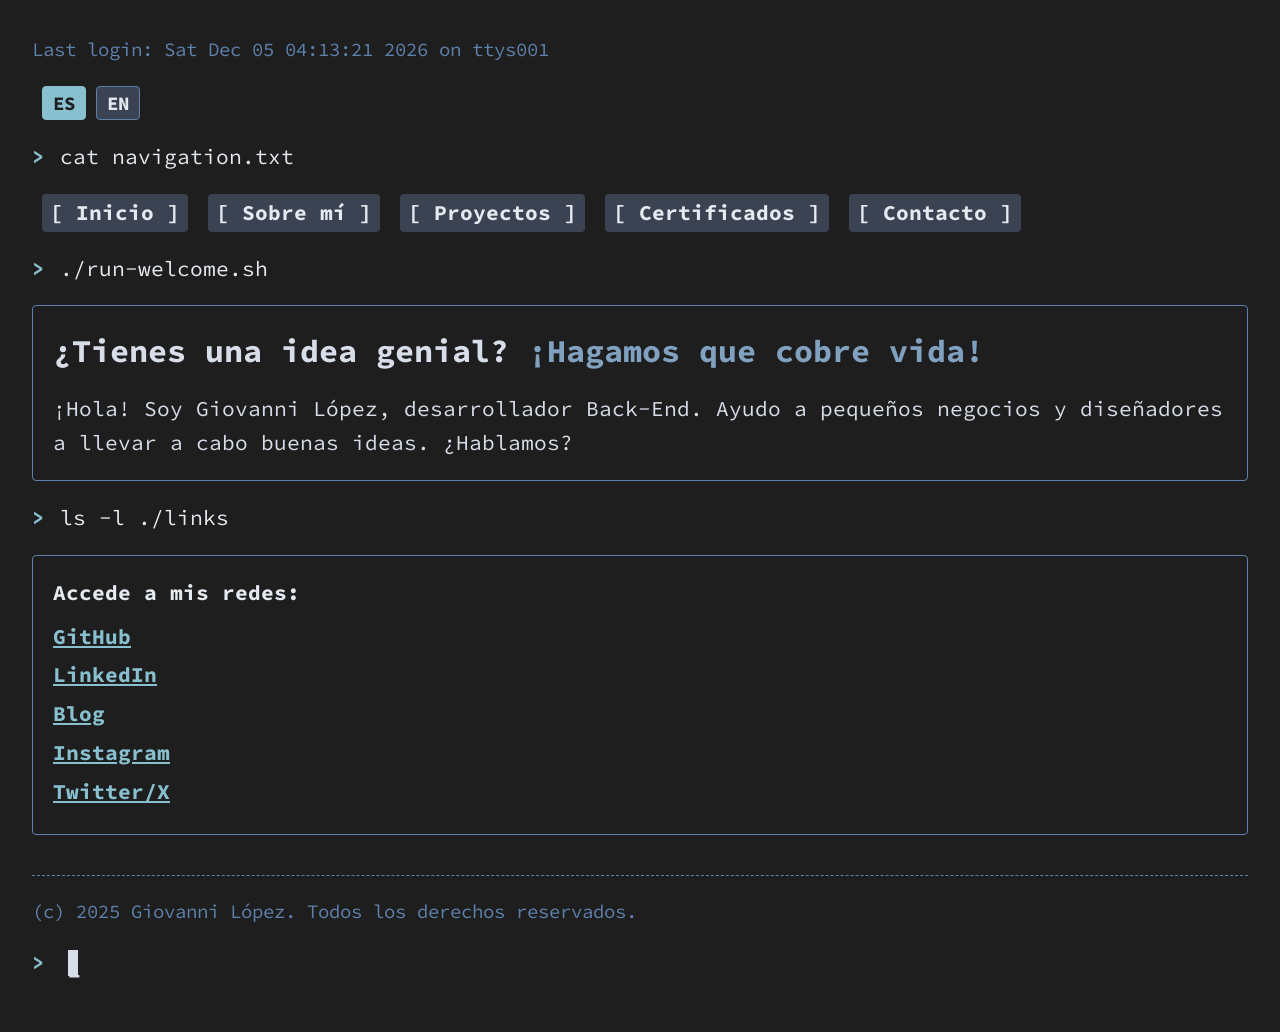
<file: index.html>
<!DOCTYPE html>
<html lang="es-MX">
<head>
    <meta charset="UTF-8">
    <meta name="viewport" content="width=device-width, initial-scale=1.0">
    <title>Portafolio :: Giovanni López</title>
    
    <link rel="preconnect" href="https://fonts.googleapis.com">
    <link rel="preconnect" href="https://fonts.gstatic.com" crossorigin>
    <link href="https://fonts.googleapis.com/css2?family=Source+Code+Pro:wght@400;700&display=swap" rel="stylesheet">

    <link rel="icon" href="img/O.png" type="image/png" sizes="32x32">
    
    <link rel="stylesheet" href="styles/style.css">
</head>
<body data-page="home" data-tty="ttys001">

    <main class="terminal-body">
        
        <div class="terminal-line">
            <span class="terminal-login"></span>
        </div>

        <div class="language-switch" role="group" aria-label="Selector de idioma" data-i18n-aria-label="common.languageLabel">
            <button type="button" class="language-switch__button" data-language-option="es">ES</button>
            <button type="button" class="language-switch__button" data-language-option="en">EN</button>
        </div>

        <div class="terminal-prompt">
            <span class="prompt-symbol">&gt;</span>
            <span class="prompt-command">cat navigation.txt</span>
        </div>
        
        <nav class="terminal-nav">
            <a href="index.html" data-i18n="common.nav.home">[ Inicio ]</a>
            <a href="v2/about.html" data-i18n="common.nav.about">[ Sobre mí ]</a>
            <a href="v2/projects.html" data-i18n="common.nav.projects">[ Proyectos ]</a>
            <a href="v2/certificates.html" data-i18n="common.nav.certificates">[ Certificados ]</a>
            <a href="v2/contact.html" data-i18n="common.nav.contact">[ Contacto ]</a>
        </nav>

        <div class="terminal-prompt">
            <span class="prompt-symbol">&gt;</span>
            <span class="prompt-command">./run-welcome.sh</span>
        </div>
        
        <div class="terminal-box">
            <h1 class="presentacion__contenido__titulo">
                <span data-i18n="home.heroPrefix">¿Tienes una idea genial?</span> <strong class="titulo-destaque" data-i18n="home.heroHighlight">¡Hagamos que cobre vida!</strong>
            </h1>
            <p class="presentacion__contenido__texto" data-i18n="home.intro">
                ¡Hola! Soy Giovanni López, desarrollador Back-End. Ayudo a pequeños negocios y diseñadores a llevar a cabo buenas ideas. ¿Hablamos?
            </p>
        </div>

        <div class="terminal-prompt">
            <span class="prompt-symbol">&gt;</span>
            <span class="prompt-command">ls -l ./links</span>
        </div>

        <div class="terminal-box">
            <h2 class="presentacion__enlaces__subtitulo" data-i18n="home.linksTitle">Accede a mis redes:</h2>
            <ul class="terminal-links">
                <li><a href="https://github.com/Gi0yis">GitHub</a></li>
                <li><a href="https://www.linkedin.com/in/gi0yis/">LinkedIn</a></li>
                <li><a href="https://giotechnoo.blogspot.com/">Blog</a></li>
                <li><a href="https://www.instagram.com/gio_yis?igsh=MTc0NzN3N3lsYjVjNw==">Instagram</a></li>
                <li><a href="https://x.com/Gioyis004?t=0HnqESqpmXsoUG4n-YU-mw&s=09">Twitter/X</a></li>
            </ul>
        </div>
        
        <div class="terminal-output terminal-footer">
            <p data-i18n="common.footer">(c) 2025 Giovanni López. Todos los derechos reservados.</p>
        </div>

        <div class="terminal-prompt terminal-prompt--final">
            <span class="prompt-symbol">&gt;</span>
            <span class="cursor">_</span>
        </div>

    </main>

    <script src="scripts/i18n.js"></script>

</body>
</html>
</file>
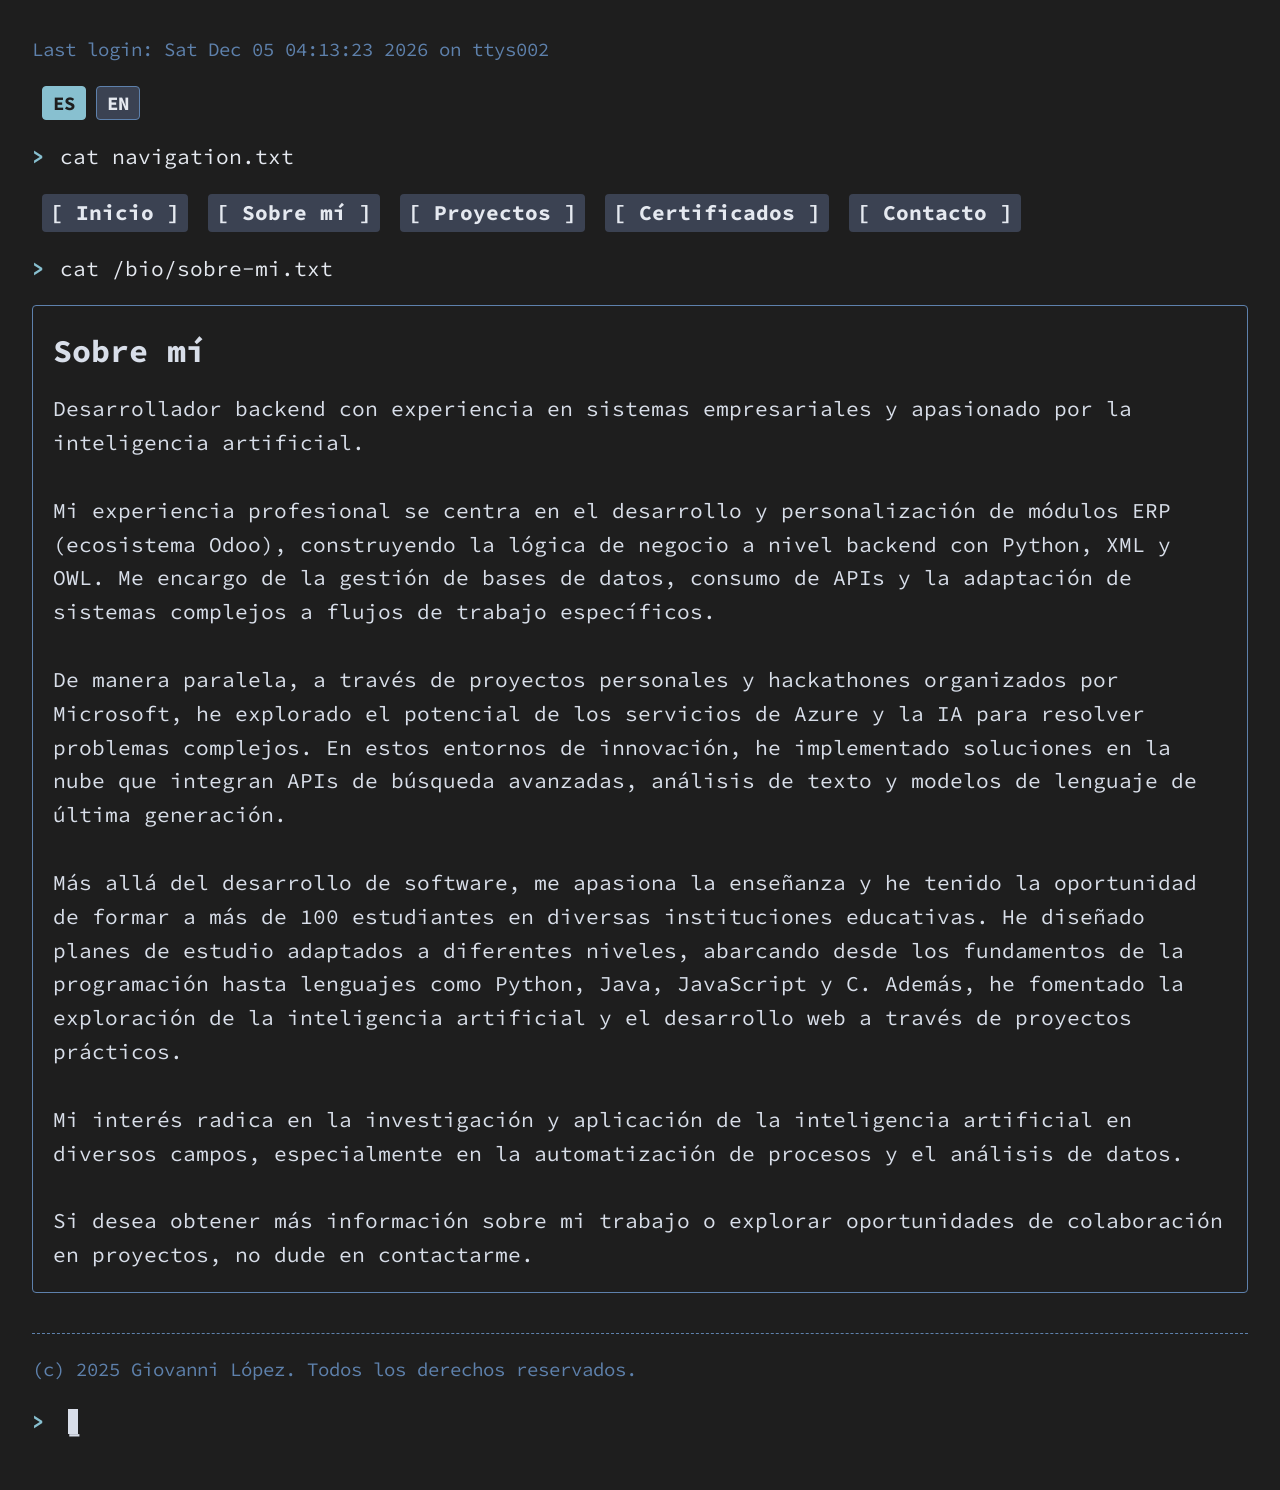
<file: v2/about.html>
<!DOCTYPE html>
<html lang="es-MX">
<head>
    <meta charset="UTF-8">
    <meta name="viewport" content="width=device-width, initial-scale=1.0">
    <title>Sobre mí :: Portafolio</title>
    
    <link rel="preconnect" href="https://fonts.googleapis.com">
    <link rel="preconnect" href="https://fonts.gstatic.com" crossorigin>
    <link href="https://fonts.googleapis.com/css2?family=Source+Code+Pro:wght@400;700&display=swap" rel="stylesheet">

    <link rel="icon" href="../img/O.png" type="image/png" sizes="32x32">
    
    <link rel="stylesheet" href="../styles/style.css">
</head>
<body data-page="about" data-tty="ttys002">

    <main class="terminal-body">
        
        <div class="terminal-line">
            <span class="terminal-login"></span>
        </div>

        <div class="language-switch" role="group" aria-label="Selector de idioma" data-i18n-aria-label="common.languageLabel">
            <button type="button" class="language-switch__button" data-language-option="es">ES</button>
            <button type="button" class="language-switch__button" data-language-option="en">EN</button>
        </div>

        <div class="terminal-prompt">
            <span class="prompt-symbol">&gt;</span>
            <span class="prompt-command">cat navigation.txt</span>
        </div>
        
        <nav class="terminal-nav">
            <a href="../index.html" data-i18n="common.nav.home">[ Inicio ]</a>
            <a href="about.html" data-i18n="common.nav.about">[ Sobre mí ]</a>
            <a href="projects.html" data-i18n="common.nav.projects">[ Proyectos ]</a>
            <a href="certificates.html" data-i18n="common.nav.certificates">[ Certificados ]</a>
            <a href="contact.html" data-i18n="common.nav.contact">[ Contacto ]</a>
        </nav>

        <div class="terminal-prompt">
            <span class="prompt-symbol">&gt;</span>
            <span class="prompt-command">cat /bio/sobre-mi.txt</span>
        </div>
        
        <div class="terminal-box">
            <h1 class="presentacion__contenido__titulo" data-i18n="about.pageTitle">Sobre mí</h1>
            <p class="presentacion__contenido__texto" data-i18n="about.intro">Desarrollador backend con experiencia en sistemas empresariales y apasionado por la inteligencia artificial.</p>
            <br>
            <p class="presentacion__contenido__texto" data-i18n="about.paragraph1">Mi experiencia profesional se centra en el desarrollo y personalización de módulos ERP (ecosistema Odoo), construyendo la lógica de negocio a nivel backend con Python, XML y OWL. Me encargo de la gestión de bases de datos, consumo de APIs y la adaptación de sistemas complejos a flujos de trabajo específicos.</p>
            <br>
            <p class="presentacion__contenido__texto" data-i18n="about.paragraph2">De manera paralela, a través de proyectos personales y Hackathones organizados por Microsoft, he explorado el potencial de los servicios de Azure y la IA para resolver problemas complejos. En estos entornos de innovación, he implementado soluciones en la nube que integran APIs de búsqueda avanzadas, análisis de texto y modelos de lenguaje de última generación.</p>
            <br>
            <p class="presentacion__contenido__texto" data-i18n="about.paragraph3">Más allá del desarrollo de software, me apasiona la enseñanza y he tenido la oportunidad de formar a más de 100 estudiantes en diversas instituciones educativas. He diseñado planes de estudio adaptados a diferentes niveles, abarcando desde los fundamentos de la programación hasta lenguajes como Python, Java, JavaScript y C. Además, he fomentado la exploración de la inteligencia artificial y el desarrollo web a través de proyectos prácticos.</p>
            <br>
            <p class="presentacion__contenido__texto" data-i18n="about.paragraph4">Mi interés radica en la investigación y aplicación de la inteligencia artificial en diversos campos, especialmente en la automatización de procesos y el análisis de datos.</p>
            <br>
            <p class="presentacion__contenido__texto" data-i18n="about.paragraph5">Si desea obtener más información sobre mi trabajo o explorar oportunidades de colaboración en proyectos, no dude en contactarme.</p>
        </div>
        
        <div class="terminal-output terminal-footer">
            <p data-i18n="common.footer">(c) 2025 Giovanni López. Todos los derechos reservados.</p>
        </div>

        <div class="terminal-prompt terminal-prompt--final">
            <span class="prompt-symbol">&gt;</span>
            <span class="cursor">_</span>
        </div>

    </main>

    <script src="../scripts/i18n.js"></script>

</body>
</html>
</file>
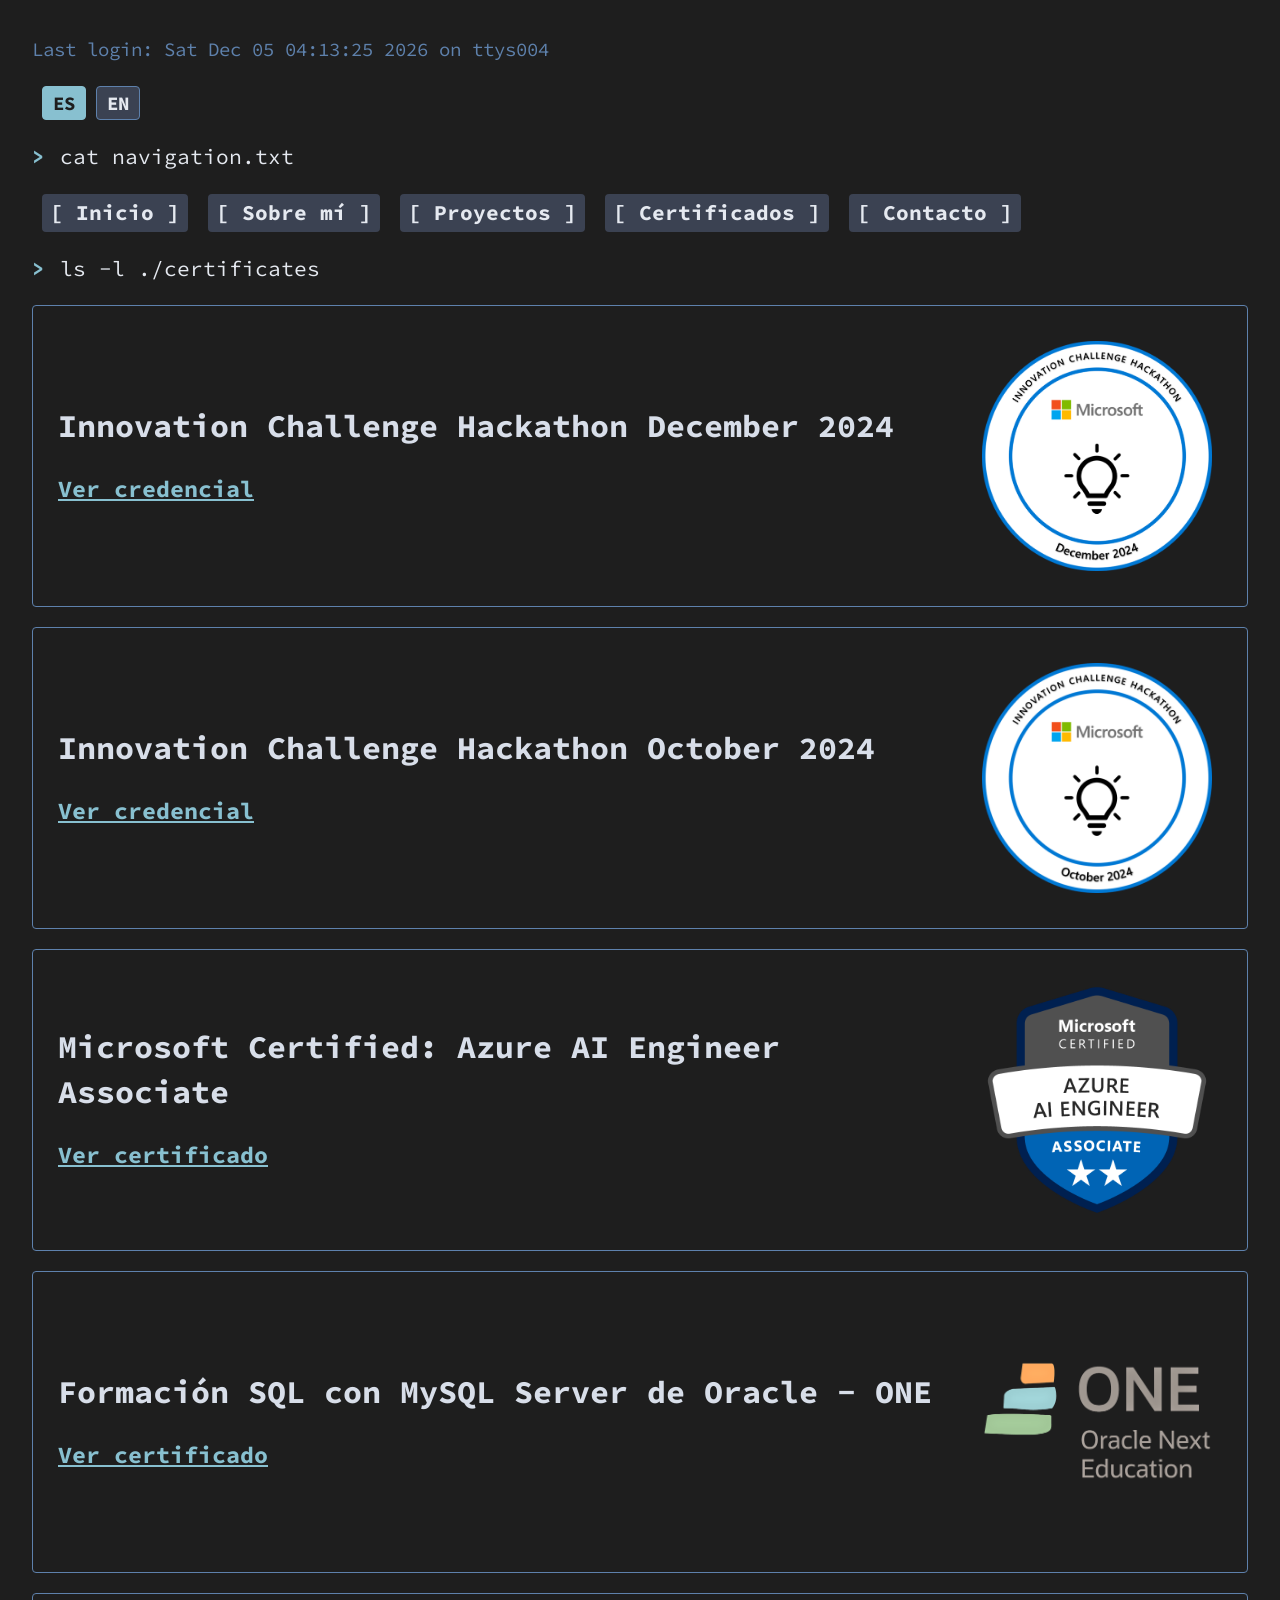
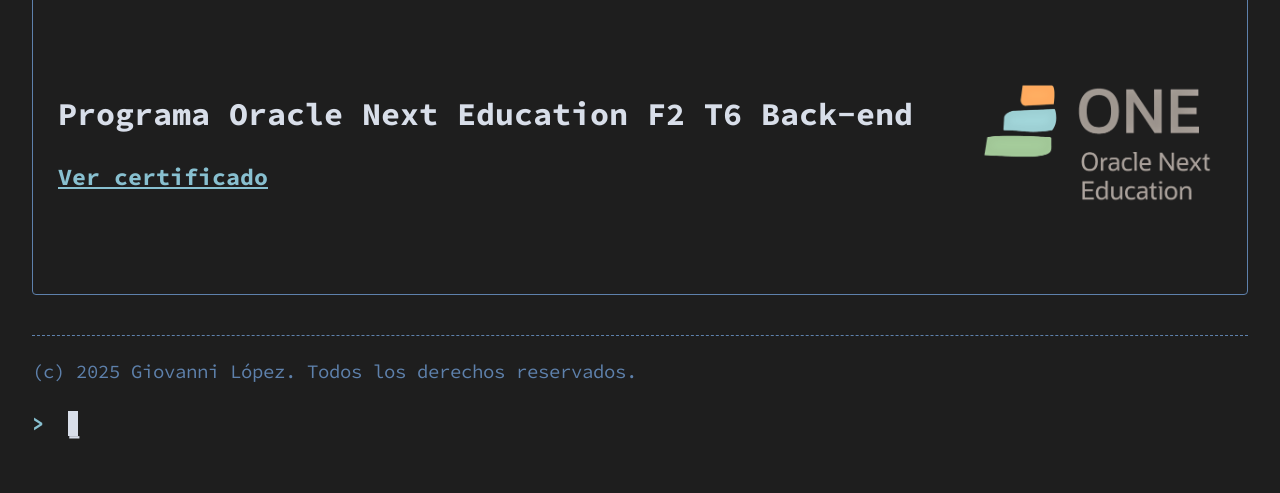
<file: v2/certificates.html>
<!DOCTYPE html>
<html lang="es-MX">
<head>
    <meta charset="UTF-8">
    <meta name="viewport" content="width=device-width, initial-scale=1.0">
    <title>Certificados :: Portafolio</title>

    <link rel="preconnect" href="https://fonts.googleapis.com">
    <link rel="preconnect" href="https://fonts.gstatic.com" crossorigin>
    <link href="https://fonts.googleapis.com/css2?family=Source+Code+Pro:wght@400;700&display=swap" rel="stylesheet">

    <link rel="icon" href="../img/O.png" type="image/png" sizes="32x32">
    <link rel="stylesheet" href="../styles/style.css">
</head>
<body data-page="certificates" data-tty="ttys004">
    <main class="terminal-body">
        <div class="terminal-line">
            <span class="terminal-login"></span>
        </div>

        <div class="language-switch" role="group" aria-label="Selector de idioma" data-i18n-aria-label="common.languageLabel">
            <button type="button" class="language-switch__button" data-language-option="es">ES</button>
            <button type="button" class="language-switch__button" data-language-option="en">EN</button>
        </div>

        <div class="terminal-prompt">
            <span class="prompt-symbol">&gt;</span>
            <span class="prompt-command">cat navigation.txt</span>
        </div>

        <nav class="terminal-nav">
            <a href="../index.html" data-i18n="common.nav.home">[ Inicio ]</a>
            <a href="about.html" data-i18n="common.nav.about">[ Sobre mí ]</a>
            <a href="projects.html" data-i18n="common.nav.projects">[ Proyectos ]</a>
            <a href="certificates.html" data-i18n="common.nav.certificates">[ Certificados ]</a>
            <a href="contact.html" data-i18n="common.nav.contact">[ Contacto ]</a>
        </nav>

        <div class="terminal-prompt">
            <span class="prompt-symbol">&gt;</span>
            <span class="prompt-command">ls -l ./certificates</span>
        </div>

        <div class="terminal-box cert-box">
            <div class="cert-box__contenido">
                <h2 class="cert-box__titulo" data-i18n="certificates.innovationDecemberTitle">Innovation Challenge Hackathon December 2024</h2>
                <a class="cert-box__link" href="https://www.credly.com/badges/75c6e104-07d6-4e44-b147-7f65462f63c9/linked_in_profile" data-i18n="common.actions.credential">Ver credencial</a>
            </div>
            <img class="cert-box__imagen" src="../assets/innovation-challenge-hackathon-december-2024.png" alt="Badge de Innovation Challenge Hackathon December 2024" data-i18n-alt="certificates.innovationDecemberAlt">
        </div>

        <div class="terminal-box cert-box cert-box--invertido">
            <img class="cert-box__imagen" src="../assets/innovation-challenge-hackathon-october-2024.png" alt="Badge de Innovation Challenge Hackathon October 2024" data-i18n-alt="certificates.innovationOctoberAlt">
            <div class="cert-box__contenido">
                <h2 class="cert-box__titulo" data-i18n="certificates.innovationOctoberTitle">Innovation Challenge Hackathon October 2024</h2>
                <a class="cert-box__link" href="https://www.credly.com/badges/7b33b428-1a83-49be-b673-46e66ebcba86/linked_in_profile" data-i18n="common.actions.credential">Ver credencial</a>
            </div>
        </div>

        <div class="terminal-box cert-box">
            <div class="cert-box__contenido">
                <h2 class="cert-box__titulo" data-i18n="certificates.azureAiTitle">Microsoft Certified: Azure AI Engineer Associate</h2>
                <a class="cert-box__link" href="https://learn.microsoft.com/api/credentials/share/en-us/gi0yis/1B6AB72E395F76C0?sharingId=9D0EE01F0D7920D6" data-i18n="common.actions.certificate">Ver certificado</a>
            </div>
            <img class="cert-box__imagen" src="../assets/ai-102.webp" alt="Logo de la certificación Microsoft Azure AI Engineer Associate" data-i18n-alt="certificates.azureAiAlt">
        </div>

        <div class="terminal-box cert-box cert-box--invertido">
            <img class="cert-box__imagen" src="../assets/logo-one.png" alt="Logo del programa Oracle Next Education" data-i18n-alt="certificates.oracleOneAlt">
            <div class="cert-box__contenido">
                <h2 class="cert-box__titulo" data-i18n="certificates.oracleOneTitle">Formación SQL con MySQL Server de Oracle - ONE</h2>
                <a class="cert-box__link" href="https://app.aluracursos.com/degree/certificate/1e8c53a2-c41f-4218-8fe8-b4131d814d5e?lang" data-i18n="common.actions.certificate">Ver certificado</a>
            </div>
        </div>

        <div class="terminal-box cert-box">
            <div class="cert-box__contenido">
                <h2 class="cert-box__titulo" data-i18n="certificates.oracleBackEndTitle">Programa Oracle Next Education F2 T6 Back-end</h2>
                <a class="cert-box__link" href="https://app.aluracursos.com/program/certificate/3e9e9eb3-79cb-47f2-8ae9-3bb0de53ec1a?lang" data-i18n="common.actions.certificate">Ver certificado</a>
            </div>
            <img class="cert-box__imagen" src="../assets/logo-one.png" alt="Logo del programa Oracle Next Education" data-i18n-alt="certificates.oracleBackEndAlt">
        </div>

        <div class="terminal-output terminal-footer">
            <p data-i18n="common.footer">(c) 2025 Giovanni López. Todos los derechos reservados.</p>
        </div>

        <div class="terminal-prompt terminal-prompt--final">
            <span class="prompt-symbol">&gt;</span>
            <span class="cursor">_</span>
        </div>
    </main>

    <script src="../scripts/i18n.js"></script>
</body>
</html>
</file>
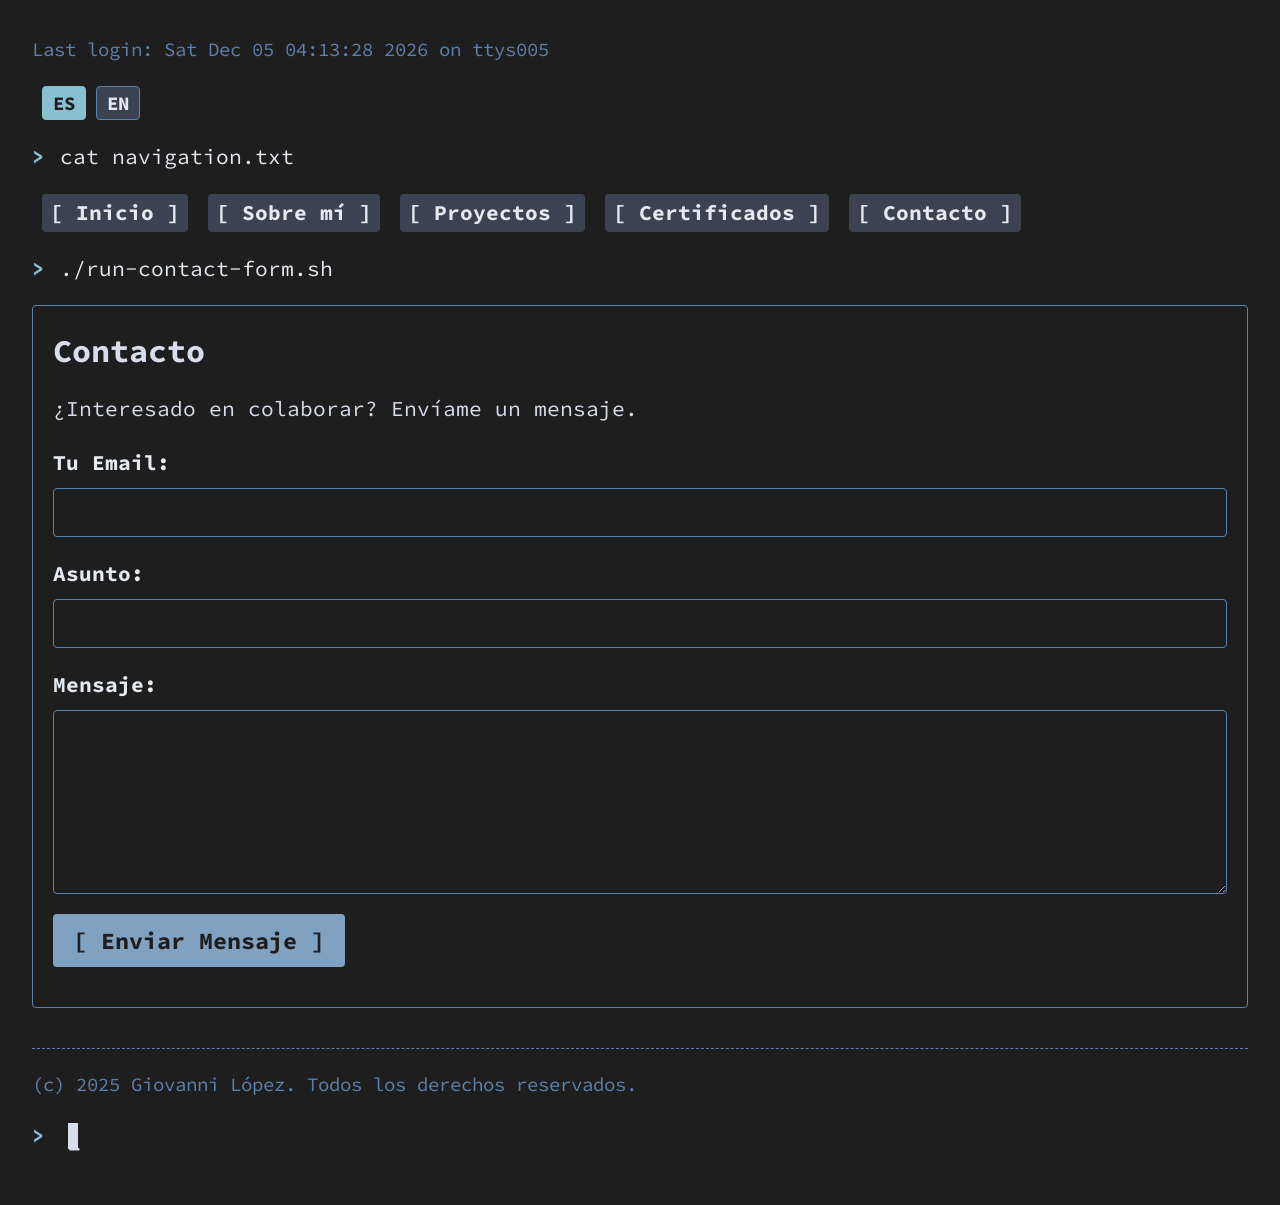
<file: v2/contact.html>
<!DOCTYPE html>
<html lang="es-MX">
<head>
    <meta charset="UTF-8">
    <meta name="viewport" content="width=device-width, initial-scale=1.0">
    <title>Contacto :: Portafolio</title>

    <link rel="preconnect" href="https://fonts.googleapis.com">
    <link rel="preconnect" href="https://fonts.gstatic.com" crossorigin>
    <link href="https://fonts.googleapis.com/css2?family=Source+Code+Pro:wght@400;700&display=swap" rel="stylesheet">

    <link rel="icon" href="../img/O.png" type="image/png" sizes="32x32">
    <link rel="stylesheet" href="../styles/style.css">
</head>
<body data-page="contact" data-tty="ttys005">
    <main class="terminal-body">
        <div class="terminal-line">
            <span class="terminal-login"></span>
        </div>

        <div class="language-switch" role="group" aria-label="Selector de idioma" data-i18n-aria-label="common.languageLabel">
            <button type="button" class="language-switch__button" data-language-option="es">ES</button>
            <button type="button" class="language-switch__button" data-language-option="en">EN</button>
        </div>

        <div class="terminal-prompt">
            <span class="prompt-symbol">&gt;</span>
            <span class="prompt-command">cat navigation.txt</span>
        </div>

        <nav class="terminal-nav">
            <a href="../index.html" data-i18n="common.nav.home">[ Inicio ]</a>
            <a href="about.html" data-i18n="common.nav.about">[ Sobre mí ]</a>
            <a href="projects.html" data-i18n="common.nav.projects">[ Proyectos ]</a>
            <a href="certificates.html" data-i18n="common.nav.certificates">[ Certificados ]</a>
            <a href="contact.html" data-i18n="common.nav.contact">[ Contacto ]</a>
        </nav>

        <div class="terminal-prompt">
            <span class="prompt-symbol">&gt;</span>
            <span class="prompt-command">./run-contact-form.sh</span>
        </div>

        <div class="terminal-box terminal-form-box">
            <h1 class="presentacion__contenido__titulo" data-i18n="contact.pageTitle">Contacto</h1>
            <p class="presentacion__contenido__texto" data-i18n="contact.intro">¿Interesado en colaborar? Envíame un mensaje.</p>

            <form id="contact-form" class="terminal-form" action="https://formspree.io/f/mldoqkrq" method="POST">
                <div class="form-group">
                    <label class="form-label" for="email" data-i18n="contact.email">Tu Email:</label>
                    <input class="form-input" type="email" id="email" name="email" required>
                </div>

                <div class="form-group">
                    <label class="form-label" for="subject" data-i18n="contact.subject">Asunto:</label>
                    <input class="form-input" type="text" id="subject" name="subject" required>
                </div>

                <div class="form-group">
                    <label class="form-label" for="message" data-i18n="contact.message">Mensaje:</label>
                    <textarea class="form-textarea" id="message" name="message" rows="6" required></textarea>
                </div>

                <div class="form-group">
                    <button type="submit" class="form-submit" data-i18n="contact.submit">[ Enviar Mensaje ]</button>
                </div>
            </form>

            <p id="form-status" class="form-status"></p>
        </div>

        <div class="terminal-output terminal-footer">
            <p data-i18n="common.footer">(c) 2025 Giovanni López. Todos los derechos reservados.</p>
        </div>

        <div class="terminal-prompt terminal-prompt--final">
            <span class="prompt-symbol">&gt;</span>
            <span class="cursor">_</span>
        </div>
    </main>

    <script src="../scripts/i18n.js"></script>
</body>
</html>
</file>
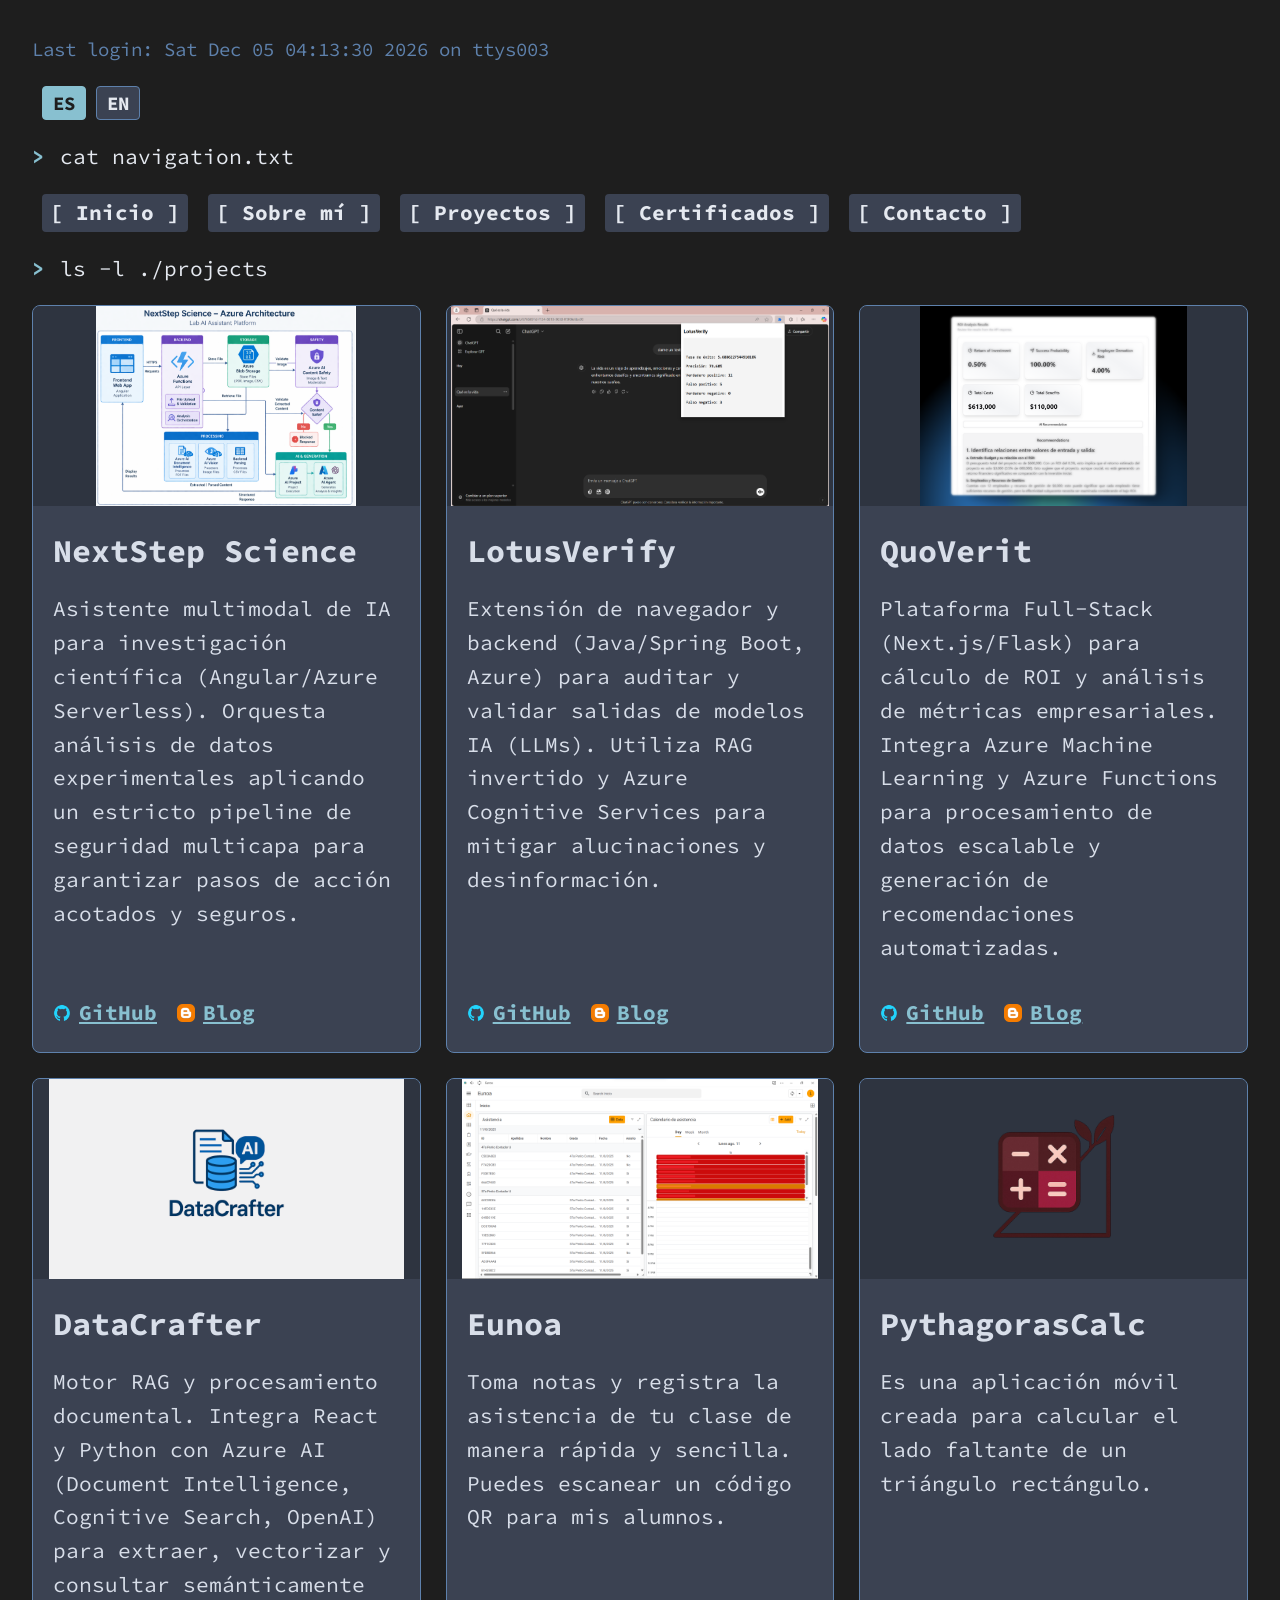
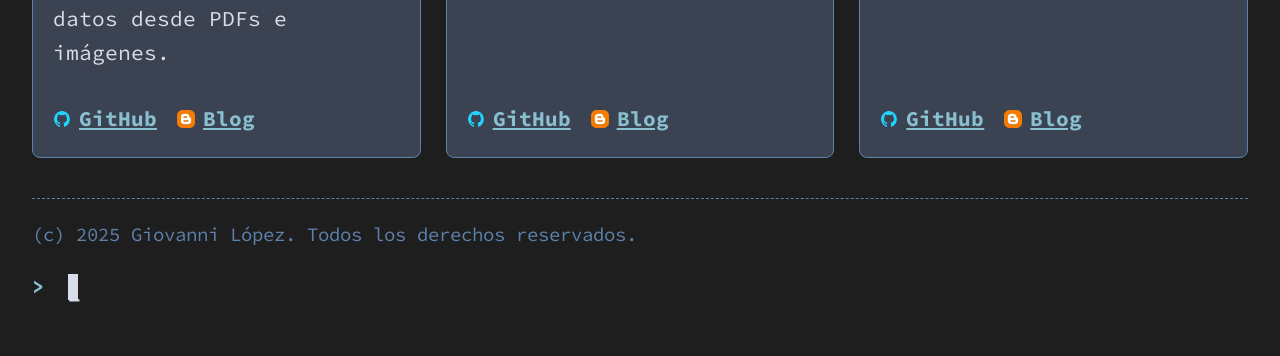
<file: v2/projects.html>
<!DOCTYPE html>
<html lang="es-MX">
<head>
    <meta charset="UTF-8">
    <meta name="viewport" content="width=device-width, initial-scale=1.0">
    <title>Proyectos :: Portafolio</title>

    <link rel="preconnect" href="https://fonts.googleapis.com">
    <link rel="preconnect" href="https://fonts.gstatic.com" crossorigin>
    <link href="https://fonts.googleapis.com/css2?family=Source+Code+Pro:wght@400;700&display=swap" rel="stylesheet">

    <link rel="icon" href="../img/O.png" type="image/png" sizes="32x32">
    <link rel="stylesheet" href="../styles/style.css">
</head>
<body data-page="projects" data-tty="ttys003">
    <main class="terminal-body">
        <div class="terminal-line">
            <span class="terminal-login"></span>
        </div>

        <div class="language-switch" role="group" aria-label="Selector de idioma" data-i18n-aria-label="common.languageLabel">
            <button type="button" class="language-switch__button" data-language-option="es">ES</button>
            <button type="button" class="language-switch__button" data-language-option="en">EN</button>
        </div>

        <div class="terminal-prompt">
            <span class="prompt-symbol">&gt;</span>
            <span class="prompt-command">cat navigation.txt</span>
        </div>

        <nav class="terminal-nav">
            <a href="../index.html" data-i18n="common.nav.home">[ Inicio ]</a>
            <a href="about.html" data-i18n="common.nav.about">[ Sobre mí ]</a>
            <a href="projects.html" data-i18n="common.nav.projects">[ Proyectos ]</a>
            <a href="certificates.html" data-i18n="common.nav.certificates">[ Certificados ]</a>
            <a href="contact.html" data-i18n="common.nav.contact">[ Contacto ]</a>
        </nav>

        <div class="terminal-prompt">
            <span class="prompt-symbol">&gt;</span>
            <span class="prompt-command">ls -l ./projects</span>
        </div>

        <section class="proyectos-grid">
            <article class="proyecto-card">
                <img class="proyecto-card__imagen" src="../assets/nextstep_architecture.png" alt="Imagen de la arquitectura de NextStep Science" data-i18n-alt="projects.nextstep.alt">
                <div class="proyecto-card__contenido">
                    <h2 class="proyecto-card__titulo">NextStep Science</h2>
                    <p class="proyecto-card__texto" data-i18n="projects.nextstep.description">Asistente multimodal de IA para investigación científica (Angular/Azure Serverless). Orquesta análisis de datos experimentales aplicando un estricto pipeline de seguridad multicapa para garantizar pasos de acción acotados y seguros.</p>
                    <div class="proyecto-card__enlaces">
                        <a class="proyecto-card__link" href="https://github.com/sabinaixchelgm/NextStep-Science"><img src="../assets/github.png" alt="github icon"> <span data-i18n="common.actions.github">GitHub</span></a>
                        <a class="proyecto-card__link" href="https://giotechnoo.blogspot.com/"><img src="../assets/logo-blogger.png" alt="blogger icon"> <span data-i18n="common.actions.blog">Blog</span></a>
                    </div>
                </div>
            </article>

            <article class="proyecto-card">
                <img class="proyecto-card__imagen" src="../assets/lotus-verify.png" alt="Imagen de LotusVerify funcionando" data-i18n-alt="projects.lotus.alt">
                <div class="proyecto-card__contenido">
                    <h2 class="proyecto-card__titulo">LotusVerify</h2>
                    <p class="proyecto-card__texto" data-i18n="projects.lotus.description">Extensión de navegador y backend (Java/Spring Boot, Azure) para auditar y validar salidas de modelos IA (LLMs). Utiliza RAG invertido y Azure Cognitive Services para mitigar alucinaciones y desinformación.</p>
                    <div class="proyecto-card__enlaces">
                        <a class="proyecto-card__link" href="https://github.com/Gi0yis/lotus-verify"><img src="../assets/github.png" alt="github icon"> <span data-i18n="common.actions.github">GitHub</span></a>
                        <a class="proyecto-card__link" href="https://giotechnoo.blogspot.com/"><img src="../assets/logo-blogger.png" alt="blogger icon"> <span data-i18n="common.actions.blog">Blog</span></a>
                    </div>
                </div>
            </article>

            <article class="proyecto-card">
                <img class="proyecto-card__imagen" src="../assets/roi-pro.png" alt="Imagen demo QuoVerit" data-i18n-alt="projects.quoverit.alt">
                <div class="proyecto-card__contenido">
                    <h2 class="proyecto-card__titulo">QuoVerit</h2>
                    <p class="proyecto-card__texto" data-i18n="projects.quoverit.description">Plataforma Full-Stack (Next.js/Flask) para cálculo de ROI y análisis de métricas empresariales. Integra Azure Machine Learning y Azure Functions para procesamiento de datos escalable y generación de recomendaciones automatizadas.</p>
                    <div class="proyecto-card__enlaces">
                        <a class="proyecto-card__link" href="https://github.com/The-Manuel-G/ROI-calculator-transformation-success"><img src="../assets/github.png" alt="github icon"> <span data-i18n="common.actions.github">GitHub</span></a>
                        <a class="proyecto-card__link" href="https://giotechnoo.blogspot.com/"><img src="../assets/logo-blogger.png" alt="blogger icon"> <span data-i18n="common.actions.blog">Blog</span></a>
                    </div>
                </div>
            </article>

            <article class="proyecto-card">
                <img class="proyecto-card__imagen" src="../assets/DataCrafter.png" alt="Logo de DataCrafter" data-i18n-alt="projects.datacrafter.alt">
                <div class="proyecto-card__contenido">
                    <h2 class="proyecto-card__titulo">DataCrafter</h2>
                    <p class="proyecto-card__texto" data-i18n="projects.datacrafter.description">Motor RAG y procesamiento documental. Integra React y Python con Azure AI (Document Intelligence, Cognitive Search, OpenAI) para extraer, vectorizar y consultar semánticamente datos desde PDFs e imágenes.</p>
                    <div class="proyecto-card__enlaces">
                        <a class="proyecto-card__link" href="https://github.com/Gi0yis/DataCrafter"><img src="../assets/github.png" alt="github icon"> <span data-i18n="common.actions.github">GitHub</span></a>
                        <a class="proyecto-card__link" href="https://giotechnoo.blogspot.com/"><img src="../assets/logo-blogger.png" alt="blogger icon"> <span data-i18n="common.actions.blog">Blog</span></a>
                    </div>
                </div>
            </article>

            <article class="proyecto-card">
                <img class="proyecto-card__imagen" src="../assets/Euona.png" alt="Logo de Eunoa" data-i18n-alt="projects.eunoa.alt">
                <div class="proyecto-card__contenido">
                    <h2 class="proyecto-card__titulo">Eunoa</h2>
                    <p class="proyecto-card__texto" data-i18n="projects.eunoa.description">Toma notas y registra la asistencia de tu clase de manera rápida y sencilla. Puedes escanear un código QR para mis alumnos.</p>
                    <div class="proyecto-card__enlaces">
                        <a class="proyecto-card__link" href=""><img src="../assets/github.png" alt="github icon"> <span data-i18n="common.actions.github">GitHub</span></a>
                        <a class="proyecto-card__link" href="https://giotechnoo.blogspot.com/"><img src="../assets/logo-blogger.png" alt="blogger icon"> <span data-i18n="common.actions.blog">Blog</span></a>
                    </div>
                </div>
            </article>

            <article class="proyecto-card">
                <img class="proyecto-card__imagen" src="../assets/pc2 (1).png" alt="Logo de PythagorasCalc" data-i18n-alt="projects.pythagoras.alt">
                <div class="proyecto-card__contenido">
                    <h2 class="proyecto-card__titulo">PythagorasCalc</h2>
                    <p class="proyecto-card__texto" data-i18n="projects.pythagoras.description">Es una aplicación móvil creada para calcular el lado faltante de un triángulo rectángulo.</p>
                    <div class="proyecto-card__enlaces">
                        <a class="proyecto-card__link" href="https://github.com/Gi0yis/pythagoras-calculator"><img src="../assets/github.png" alt="github icon"> <span data-i18n="common.actions.github">GitHub</span></a>
                        <a class="proyecto-card__link" href="https://giotechnoo.blogspot.com/"><img src="../assets/logo-blogger.png" alt="blogger icon"> <span data-i18n="common.actions.blog">Blog</span></a>
                    </div>
                </div>
            </article>
        </section>

        <div class="terminal-output terminal-footer">
            <p data-i18n="common.footer">(c) 2025 Giovanni López. Todos los derechos reservados.</p>
        </div>

        <div class="terminal-prompt terminal-prompt--final">
            <span class="prompt-symbol">&gt;</span>
            <span class="cursor">_</span>
        </div>
    </main>

    <script src="../scripts/i18n.js"></script>
</body>
</html>
</file>
<file: styles/style.css>
/* * ========================================
 * ESTILO DE TERMINAL ÚNICO Y COMPLETO
 * Versión 5.0 - Incluye TODO
 * ========================================
 */

/* 1. Definición de Colores y Fuentes */
:root {
    /* Paleta nórdica */
    --fondo: #1E1E1E;
    --color-primario: #81A1C1;  /* Azul claro */
    --color-secundario: #88C0D0; /* Turquesa (para prompts y enlaces) */
    --color-terciario: #5E81AC;  /* Azul más oscuro (para bordes) */
    --color-acento: #BF616A;     /* Rojo */
    --color-neutro: #3B4252;     /* Gris-azul oscuro (para fondos de hover) */
    --texto-principal: #D8DEE9;  /* Blanco-gris */
    --texto-secundario: #E5E9F0; /* Blanco más brillante */

    /* Fuente de la terminal */
    --fuente-terminal: "Source Code Pro", monospace;
}

/* 2. Reseteo y Estilo Global del Body */
* {
    margin: 0;
    padding: 0;
    box-sizing: border-box;
}

html, body {
    background-color: var(--fondo);
    color: var(--texto-principal);
    font-family: var(--fuente-terminal);
    font-size: 1.15rem;
    line-height: 1.6;
}

/* 3. Estructura de la Terminal */
.terminal-body {
    padding: 2.5%;
    min-height: 100vh; 
}

.terminal-line,
.terminal-prompt,
.terminal-box,
.terminal-nav,
.proyectos-grid { /* Añadimos el grid */
    margin-bottom: 20px;
}

/* 4. Estilos de los Componentes de la Terminal */

/* Mensaje de "Último login" */
.terminal-login {
    color: var(--color-terciario); /* Color más apagado */
    font-size: 0.9em;
}

/* Navegación (reemplaza el header) */
.terminal-nav {
    display: flex;
    flex-wrap: wrap;
    gap: 20px;
    padding-left: 10px;
}
.terminal-nav a {
    color: var(--texto-secundario);
    text-decoration: none;
    font-weight: 700;
    background-color: var(--color-neutro);
    padding: 2px 8px;
    border-radius: 4px;
    transition: background-color 0.2s, color 0.2s;
}
.terminal-nav a:hover {
    background-color: var(--color-primario);
    color: var(--fondo);
}

.language-switch {
    display: flex;
    flex-wrap: wrap;
    gap: 10px;
    margin: 0 0 20px 10px;
}

.language-switch__button {
    font-family: var(--fuente-terminal);
    font-size: 0.9em;
    font-weight: 700;
    color: var(--texto-secundario);
    background-color: var(--color-neutro);
    border: 1px solid var(--color-terciario);
    border-radius: 4px;
    padding: 4px 10px;
    cursor: pointer;
    transition: background-color 0.2s, color 0.2s, border-color 0.2s;
}

.language-switch__button:hover,
.language-switch__button.is-active {
    background-color: var(--color-secundario);
    color: var(--fondo);
    border-color: var(--color-secundario);
}

/* Estilo del Prompt (>) */
.terminal-prompt {
    display: flex;
    align-items: center;
    font-weight: 700;
}
.prompt-symbol {
    color: var(--color-secundario); /* Turquesa brillante */
    margin-right: 15px;
}
.prompt-command {
    color: var(--texto-secundario); /* Blanco brillante */
    font-weight: 400;
}

/* Cajas de Contenido (Para "Sobre mí") */
.terminal-box {
    border: 1px solid var(--color-terciario);
    border-radius: 4px;
    padding: 20px;
    margin-top: 10px; /* Separación del prompt */
}

/* Estilo de la Salida de Texto */
.presentacion__contenido__titulo {
    font-family: var(--fuente-terminal);
    font-size: 1.5em;
    font-weight: 700;
    margin-bottom: 15px;
}
.titulo-destaque {
    color: var(--color-primario);
}
.presentacion__contenido__texto {
    font-family: var(--fuente-terminal);
    font-size: 1em;
}
.presentacion__enlaces__subtitulo {
    font-family: var(--fuente-terminal);
    font-size: 1em;
    font-weight: 700;
    color: var(--texto-secundario);
    margin-bottom: 10px;
}

/* 5. Estilo de Enlaces (Index) */
.terminal-links {
    list-style: none; /* Sin bullets */
    padding-left: 0; 
}
.terminal-links li {
    margin-bottom: 5px;
}
.terminal-links a {
    font-family: var(--fuente-terminal);
    color: var(--color-secundario); 
    text-decoration: underline;
    font-weight: 700;
    font-size: 1em;
    padding: 2px 0;
    transition: background-color 0.2s;
}
.terminal-links a:hover {
    background-color: var(--color-neutro);
    color: var(--texto-principal);
    text-decoration: none;
}

/* 6. Footer (integrado) */
.terminal-footer {
    margin-top: 40px;
    padding-top: 20px;
    border-top: 1px dashed var(--color-terciario);
}
.terminal-footer p {
    font-size: 0.9em;
    color: var(--color-terciario);
}

/* 7. Cursor Parpadeante */
.terminal-prompt--final {
    margin-top: 20px;
}
.cursor {
    display: inline-block;
    width: 10px;
    height: 1.2em; /* Coincide con el line-height */
    background-color: var(--texto-principal);
    margin-left: 8px;
    animation: blink 1s step-end infinite;
}

@keyframes blink {
    from, to { opacity: 0; }
    50% { opacity: 1; }
}

/* 8. Responsividad (General) */
@media (max-width: 768px) {
    html, body {
        font-size: 1rem; /* Letra más pequeña en móvil */
    }
    .terminal-body {
        padding: 4%;
    }
    .language-switch {
        margin-left: 0;
    }
    .terminal-nav {
        gap: 10px;
    }
    .terminal-nav a {
        font-size: 0.9em;
    }
    .terminal-box {
        padding: 15px;
    }
}

/* * ========================================
 * 9. ESTILOS PARA CERTIFICADOS
 * ========================================
 */
.cert-box {
    display: flex;
    flex-wrap: wrap; /* Para responsividad */
    align-items: center;
    gap: 30px;
    padding: 25px;
}
.cert-box--invertido {
    flex-direction: row-reverse;
}
.cert-box__contenido {
    flex: 1; 
    min-width: 300px; 
    display: flex;
    flex-direction: column;
    gap: 20px;
}
.cert-box__titulo {
    font-family: var(--fuente-terminal);
    font-size: 1.5em;
    font-weight: 700;
    color: var(--texto-principal);
    line-height: 1.4;
}
.cert-box__imagen {
    width: 250px;
    height: 250px;
    object-fit: contain;
    padding: 10px;
}
.cert-box__link {
    font-family: var(--fuente-terminal);
    color: var(--color-secundario); /* Turquesa */
    text-decoration: underline;
    font-weight: 700;
    font-size: 1.1em;
    padding: 2px 0;
    transition: background-color 0.2s;
    align-self: flex-start; 
}
.cert-box__link:hover {
    background-color: var(--color-neutro);
    color: var(--texto-principal);
    text-decoration: none;
}
@media (max-width: 768px) {
    .cert-box, .cert-box--invertido {
        flex-direction: column; 
    }
    .cert-box__contenido {
        align-items: center;
        text-align: center;
    }
    .cert-box__titulo {
        font-size: 1.25em;
    }
    .cert-box__imagen {
        width: 200px;
        height: 200px;
    }
    .cert-box__link {
        align-self: center; 
    }
}

/* * ========================================
 * 10. ESTILOS PARA PROYECTOS
 * ========================================
 */
.proyectos-grid {
    display: grid;
    grid-template-columns: repeat(auto-fit, minmax(350px, 1fr));
    gap: 25px;
}

.proyecto-card {
    background-color: var(--color-neutro);
    border: 1px solid var(--color-terciario);
    border-radius: 8px;
    overflow: hidden;
    display: flex;
    flex-direction: column;
    transition: transform 0.2s ease, box-shadow 0.2s ease;
}

.proyecto-card:hover {
    transform: translateY(-5px);
    box-shadow: 0 4px 12px rgba(0,0,0,0.2);
}

.proyecto-card__imagen {
    width: 100%;
    height: 200px;
    object-fit: contain;
    /* Usamos un fondo más oscuro que el neutro */
    background-color: #2e3440; 
}

.proyecto-card__contenido {
    padding: 20px;
    display: flex;
    flex-direction: column;
    flex-grow: 1; /* Para que todas las tarjetas tengan la misma altura */
    gap: 15px;
}

.proyecto-card__titulo {
    font-family: var(--fuente-terminal);
    font-size: 1.5em;
    font-weight: 700;
    color: var(--texto-principal);
}

.proyecto-card__texto {
    font-family: var(--fuente-terminal);
    font-size: 1em;
    flex-grow: 1; /* Empuja los enlaces al fondo */
}

.proyecto-card__enlaces {
    display: flex;
    flex-wrap: wrap;
    gap: 20px;
    margin-top: 15px;
}

.proyecto-card__link {
    font-family: var(--fuente-terminal);
    color: var(--color-secundario);
    text-decoration: underline;
    font-weight: 700;
    font-size: 1em;
    padding: 2px 0;
    transition: background-color 0.2s;
    display: inline-flex;
    align-items: center;
    gap: 8px; /* Espacio para el icono */
}

.proyecto-card__link:hover {
    background-color: var(--fondo); /* Fondo del body */
    color: var(--texto-principal);
    text-decoration: none;
}

.proyecto-card__link img {
    width: 18px;
    height: 18px;
}

@media (max-width: 400px) {
    .proyectos-grid {
        /* Tarjetas más pequeñas en pantallas estrechas */
        grid-template-columns: repeat(auto-fit, minmax(300px, 1fr));
    }
}

/* * ========================================
 * 11. ESTILOS PARA FORMULARIO DE CONTACTO
 * ========================================
 */

.terminal-form-box {
    /* Hereda de .terminal-box */
}

.terminal-form {
    width: 100%;
    margin-top: 20px;
}

.form-group {
    margin-bottom: 20px;
    display: flex;
    flex-direction: column;
}

.form-label {
    font-family: var(--fuente-terminal);
    font-weight: 700;
    color: var(--texto-secundario);
    margin-bottom: 8px;
}

.form-input,
.form-textarea {
    font-family: var(--fuente-terminal);
    font-size: 1em;
    color: var(--texto-principal);
    background-color: var(--fondo); /* Fondo de la terminal */
    border: 1px solid var(--color-terciario);
    border-radius: 4px;
    padding: 10px;
    width: 100%;
}

.form-input:focus,
.form-textarea:focus {
    outline: none;
    border-color: var(--color-primario);
    box-shadow: 0 0 5px var(--color-primario);
}

.form-textarea {
    resize: vertical; /* Permite al usuario ajustar la altura */
}

.form-submit {
    font-family: var(--fuente-terminal);
    font-size: 1.1em;
    font-weight: 700;
    color: var(--fondo);
    background-color: var(--color-primario);
    border: none;
    padding: 12px 20px;
    border-radius: 4px;
    cursor: pointer;
    transition: background-color 0.2s, color 0.2s;
    align-self: flex-start;
}

.form-submit:hover {
    background-color: var(--color-secundario);
}

.form-status {
    margin-top: 15px;
    font-size: 1em;
    font-weight: 700;
}
</file>
